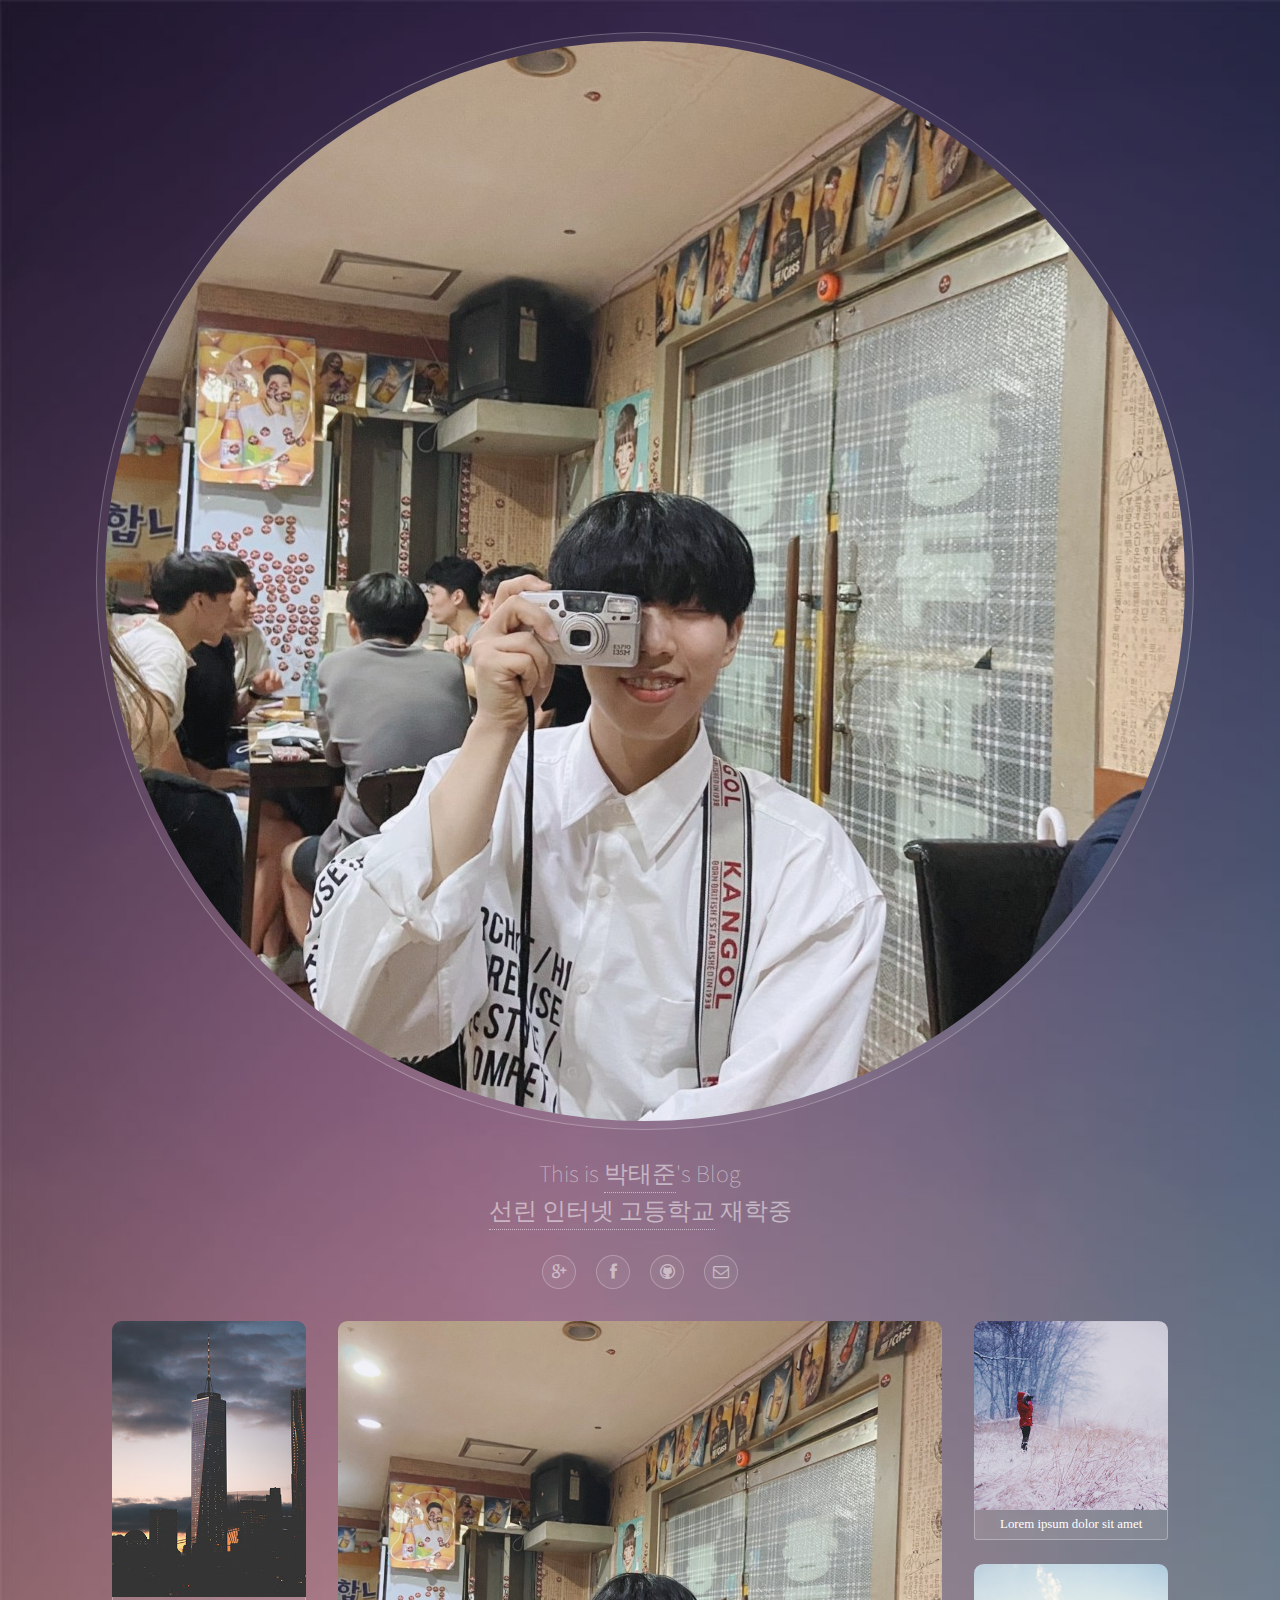
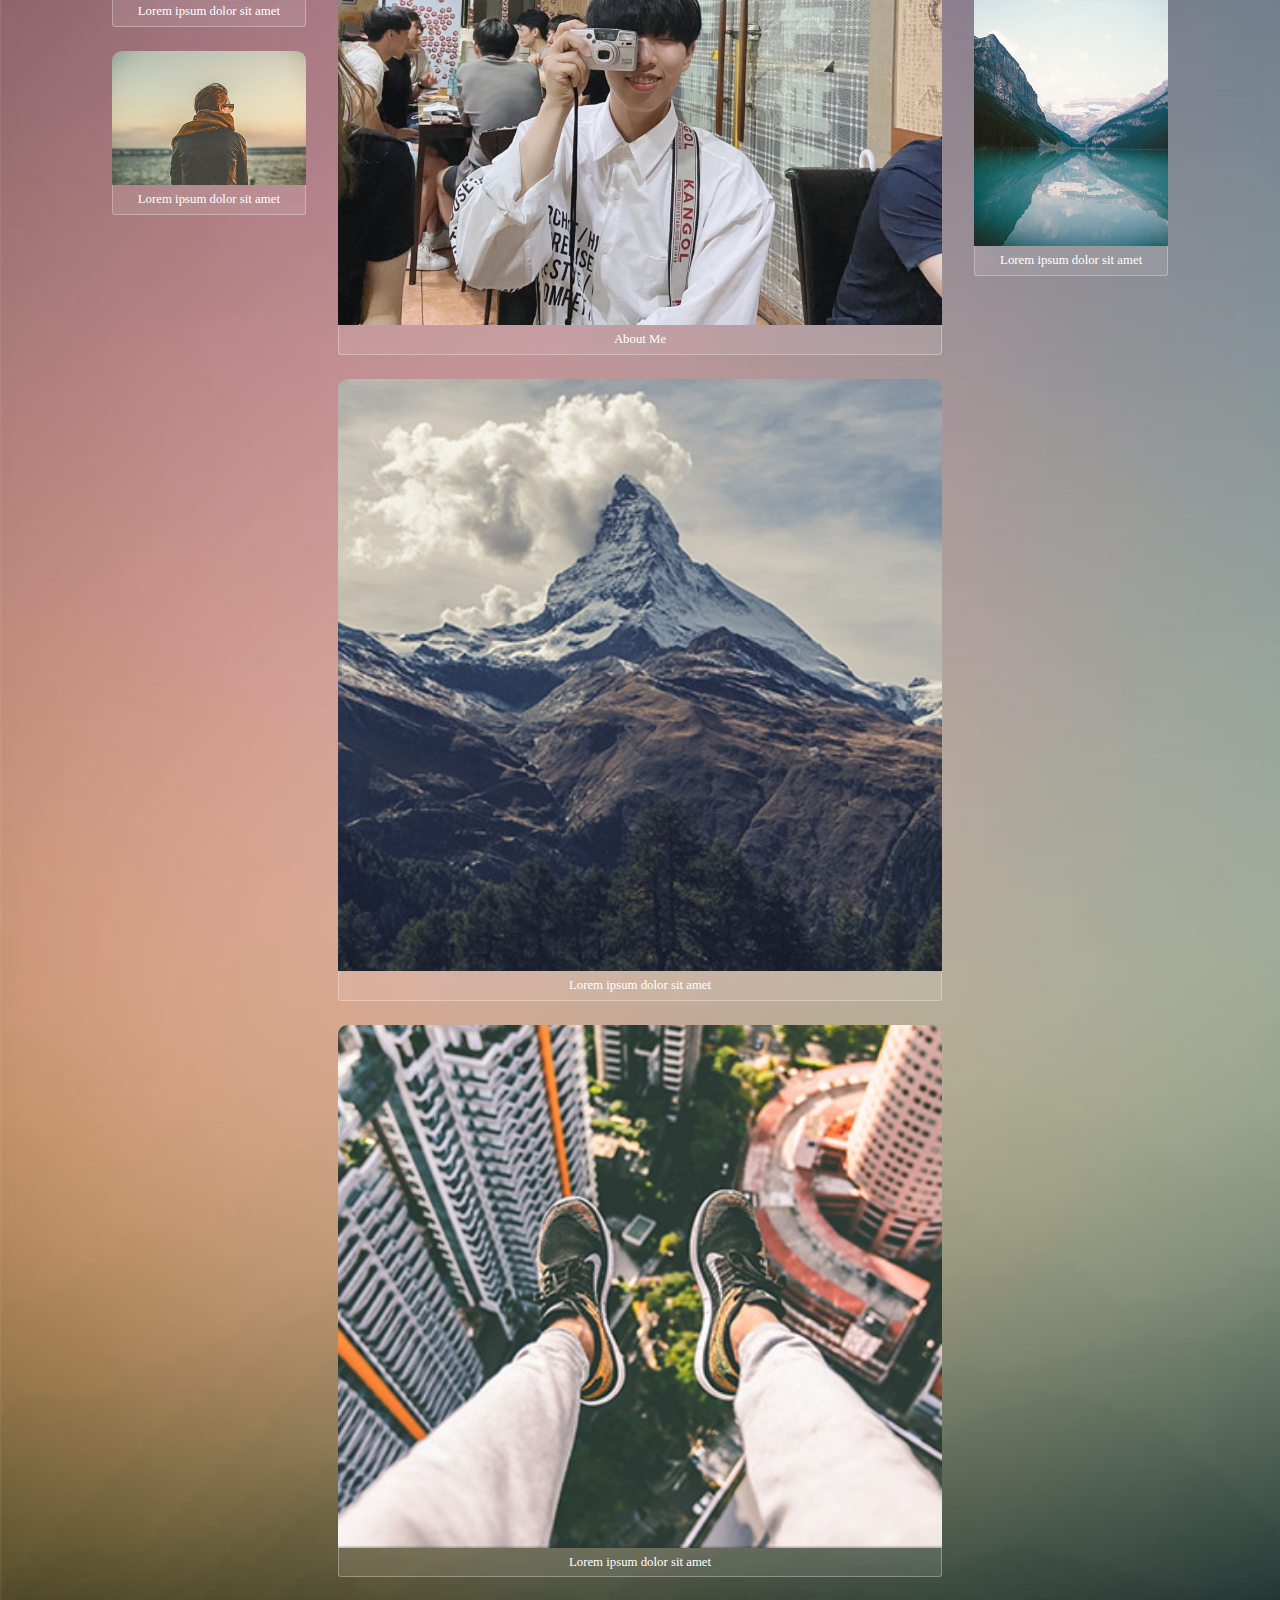
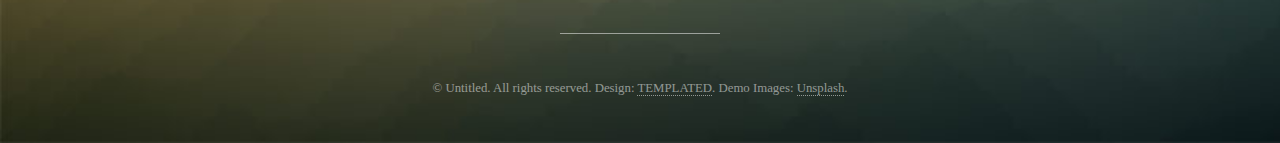
<file: index.html>
<!DOCTYPE HTML>
<!--
	Visualize by TEMPLATED
	templated.co @templatedco
	Released for free under the Creative Commons Attribution 3.0 license (templated.co/license)
-->
<html>
	<head>
		<title>PUZE8681</title>
		<meta charset="utf-8" />
		<meta name="viewport" content="width=device-width, initial-scale=1" />
		<link href="https://fonts.googleapis.com/css?family=Source+Sans+Pro:200i,300,300i,400,400i" rel="stylesheet"> <!-- 구글 웹 폰트 적용 -->
		<link rel="stylesheet" href="assets/css/main.css" />
		<link rel="stylesheet" href="assets/css/reset.css" />
		<link rel="stylesheet" href="fontello-a7856b98/css/fontello.css">
	</head>
	<body>

		<!-- Wrapper -->
			<div id="wrapper">

				<!-- Header -->
					<header id="header">
						<span class="avatar"><img src="images/avatar.jpeg" alt="" /></span>
						<h1>This is <a href = "about.html">박태준</a>'s Blog<br/>
						<a href="www.sunrint.hs.kr">선린 인터넷 고등학교</a> 재학중</h1>
						<ul class="icons">
							<li><a href="mailto:puze8681@gmail.com" class="icon-gplus"><span class="label">Google-Email</span></a></li>
							<li><a href="https://www.facebook.com/profile.php?id=100003666796738" target="_blank" class="icon-facebook"><span class="label">Facebook</span></a></li>
							<li><a href="https://github.com/puze8681" target="_blank" class="icon-github-circled-alt2"><span class="label">GitHub</span></a></li>
							<li><a href="mailto:rsef0601@naver.com" class="icon-mail"><span class="label">Naver-Email</span></a></li>
						</ul>
					</header>

				<!-- Main -->
					<section id="main">

						<!-- Thumbnails -->
							<section class="thumbnails">
								<div>
									<a href="images/fulls/01.jpg">
										<img src="images/thumbs/01.jpg" alt="" />
										<h3>Lorem ipsum dolor sit amet</h3>
									</a>
									<a href="images/fulls/02.jpg">
										<img src="images/thumbs/02.jpg" alt="" />
										<h3>Lorem ipsum dolor sit amet</h3>
									</a>
								</div>
								<div>
									<a href="about.html">
										<img src="images/thumbs/03.jpeg" alt="" />
										<h3>About Me</h3>
									</a>
									<a href="images/fulls/04.jpg">
										<img src="images/thumbs/04.jpg" alt="" />
										<h3>Lorem ipsum dolor sit amet</h3>
									</a>
									<a href="images/fulls/05.jpg">
										<img src="images/thumbs/05.jpg" alt="" />
										<h3>Lorem ipsum dolor sit amet</h3>
									</a>
								</div>
								<div>
									<a href="images/fulls/06.jpg">
										<img src="images/thumbs/06.jpg" alt="" />
										<h3>Lorem ipsum dolor sit amet</h3>
									</a>
									<a href="images/fulls/07.jpg">
										<img src="images/thumbs/07.jpg" alt="" />
										<h3>Lorem ipsum dolor sit amet</h3>
									</a>
								</div>
							</section>

					</section>

				<!-- Footer -->
					<footer id="footer">
						<p>&copy; Untitled. All rights reserved. Design: <a href="http://templated.co">TEMPLATED</a>. Demo Images: <a href="http://unsplash.com">Unsplash</a>.</p>
					</footer>

			</div>

		<!-- Scripts -->
			<script src="assets/js/jquery.min.js"></script>
			<script src="assets/js/jquery.poptrox.min.js"></script>
			<script src="assets/js/skel.min.js"></script>
			<script src="assets/js/main.js"></script>

	</body>
</html>
</file>
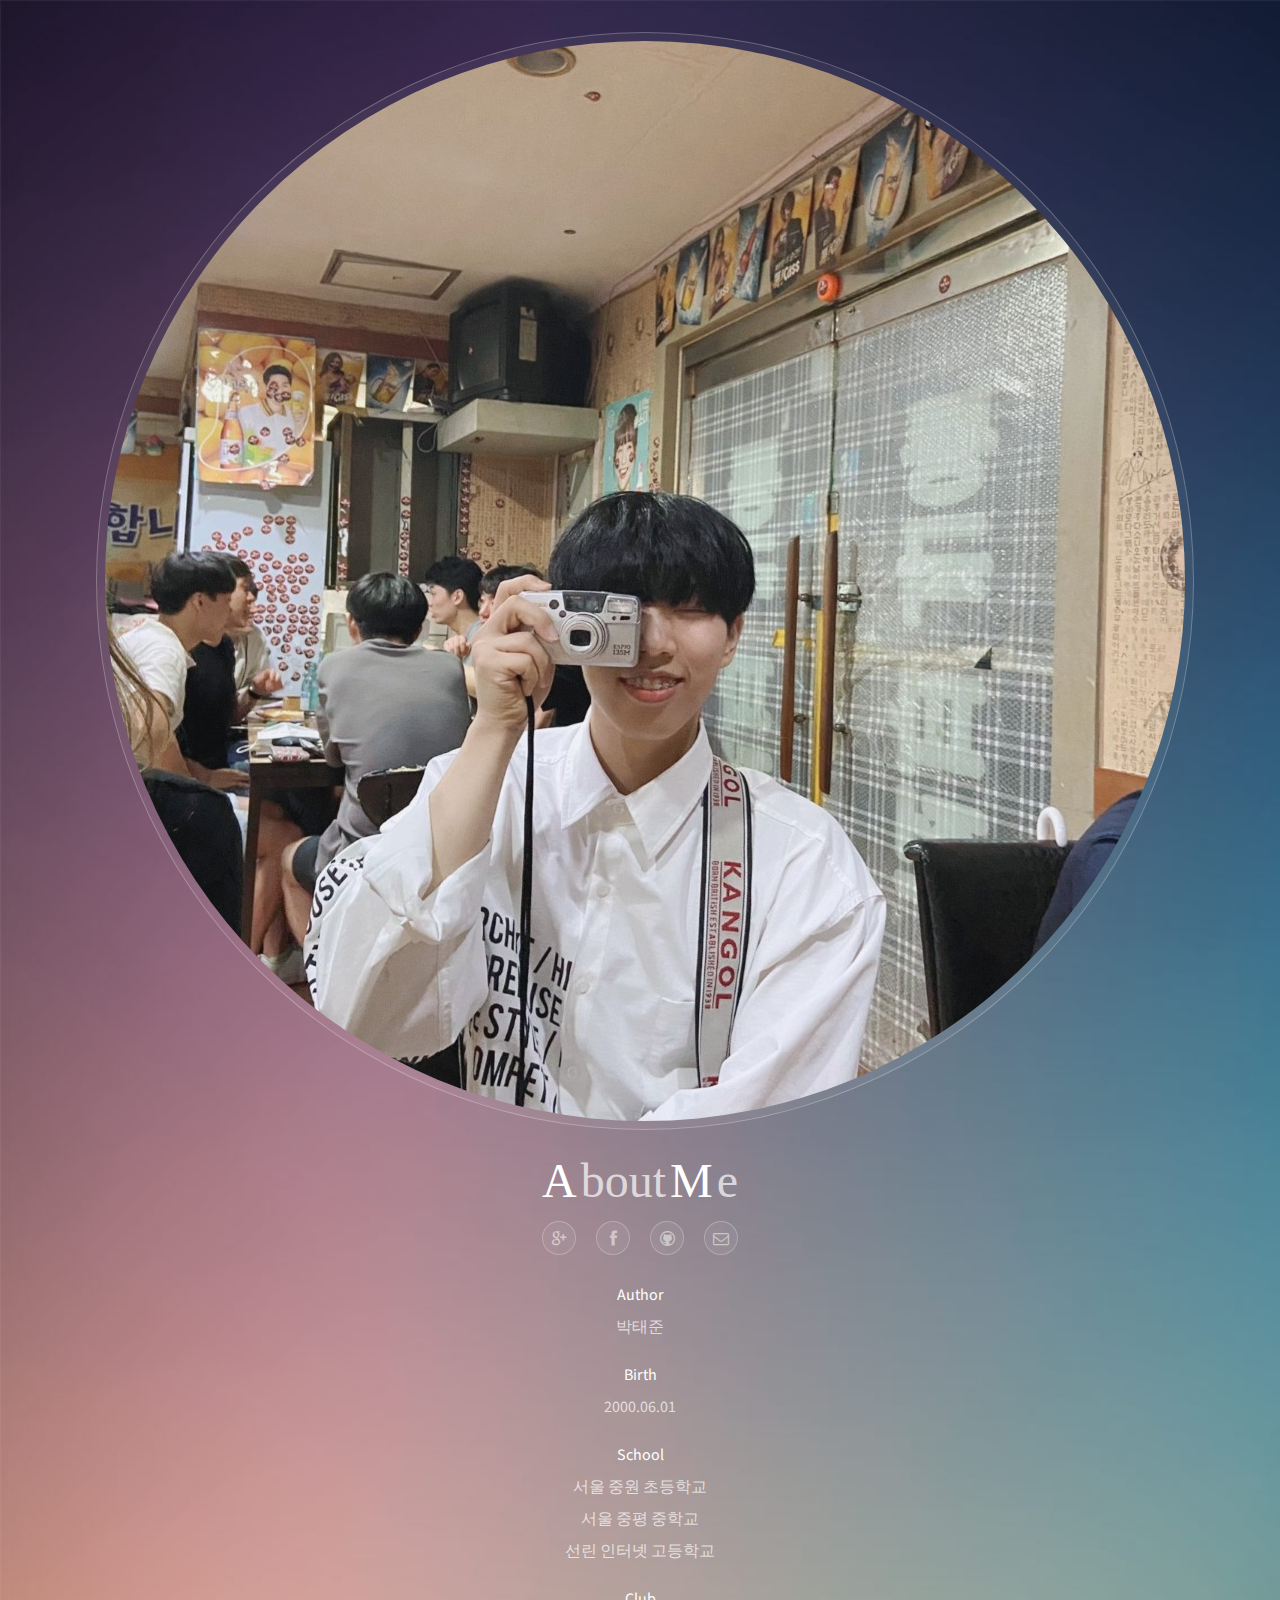
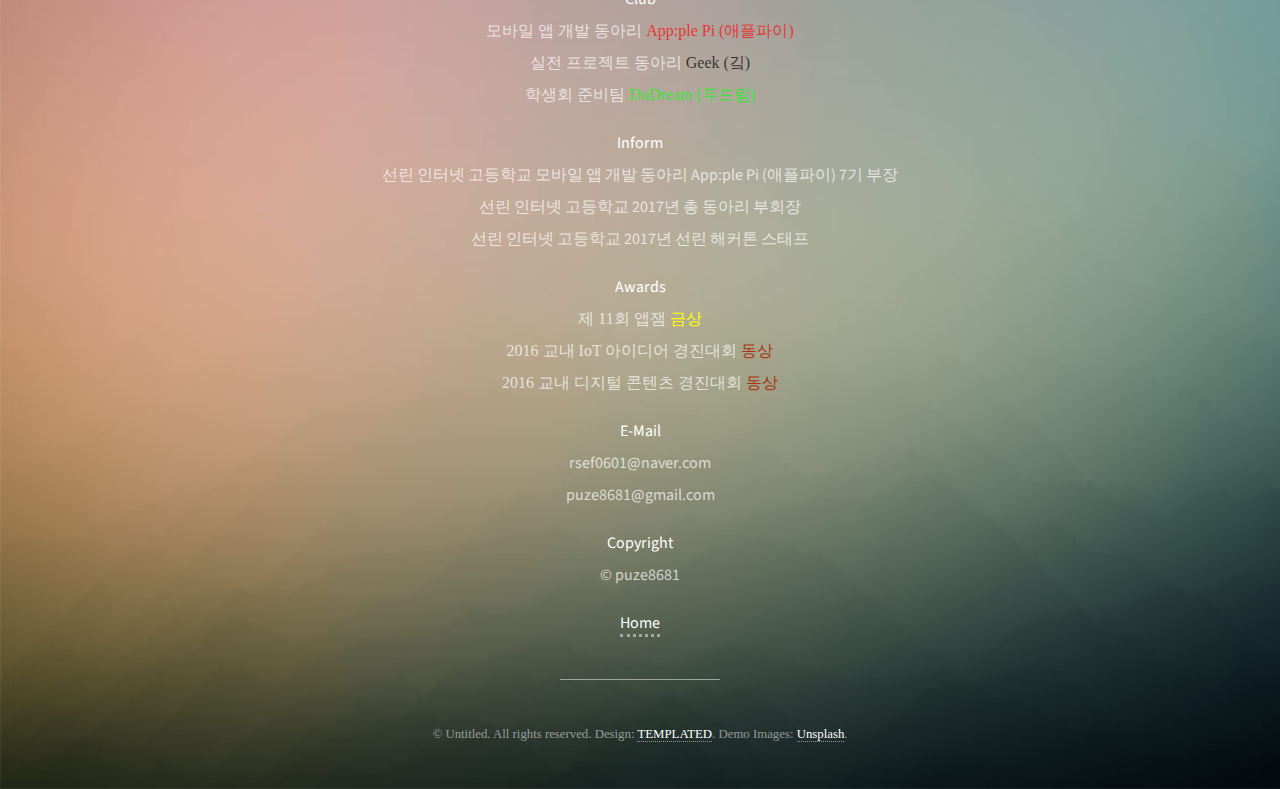
<file: about.html>
<!DOCTYPE HTML>
<!--
	Visualize by TEMPLATED
	templated.co @templatedco
	Released for free under the Creative Commons Attribution 3.0 license (templated.co/license)
-->
<html>

<head>
    <title>PUZE8681</title>
    <meta charset="utf-8" />
    <meta name="viewport" content="width=device-width, initial-scale=1" />
    <link href="https://fonts.googleapis.com/css?family=Source+Sans+Pro:200i,300,300i,400,400i" rel="stylesheet">
    <!-- 구글 웹 폰트 적용 -->
    <link rel="stylesheet" href="assets/css/about.css" />
    <link rel="stylesheet" href="assets/css/reset.css" />
    <link rel="stylesheet" href="fontello-a7856b98/css/fontello.css">
</head>

<body>

    <!-- Wrapper -->
    <div id="wrapper">

        <!-- Header -->
        <header id="header">
            <span class="avatar"><img src="images/avatar.jpeg" alt=""/></span><br/>
            <p style="display:inline" class="about1">A</p>
            <p style="display:inline" class="about2">bout</p>
            <p style="display:inline" class="about1">M</p>
            <p style="display:inline" class="about2">e</p><br/><br/>
            <ul class="icons">
                <li><a href="mailto:puze8681@gmail.com" class="icon-gplus"><span class="label">Google-Email</span></a></li>
                <li><a href="https://www.facebook.com/profile.php?id=100003666796738" target="_blank" class="icon-facebook"><span class="label">Facebook</span></a></li>
                <li><a href="https://github.com/puze8681" target="_blank" class="icon-github-circled-alt2"><span class="label">GitHub</span></a></li>
                <li><a href="mailto:rsef0601@naver.com" class="icon-mail"><span class="label">Naver-Email</span></a></li>
            </ul>
        </header>

        <!-- Main -->
        <section id="main">

            <!-- Thumbnails -->

            <h1 class="aboutTitle">Author</h1><br/>
            <h1 class="aboutBody">박태준</h1><br/><br/>

            <h1 class="aboutTitle">Birth</h1><br/>
            <h1 class="aboutBody">2000.06.01</h1><br/><br/>

            <h1 class="aboutTitle">School</h1><br/>
            <h1 class="aboutBody">서울 중원 초등학교</h1><br/>
            <h1 class="aboutBody">서울 중평 중학교</h1><br/>
            <h1 class="aboutBody">선린 인터넷 고등학교</h1><br/><br/>

            <h1 class="aboutTitle">Club</h1><br/>
            <span class="aboutBody" style="color: rgba(255, 255, 255, 0.7)">모바일 앱 개발 동아리 </span><span class="aboutBody" style="color: rgba(255, 0, 0, 0.7)">App:ple Pi (애플파이)</span><br/><br/>
            <span class="aboutBody" style="color: rgba(255, 255, 255, 0.7)">실전 프로젝트 동아리 </span><span class="aboutBody" style="color: rgba(0, 0, 0, 0.7)">Geek (깈)</span><br/><br/>
            <span class="aboutBody" style="color: rgba(255, 255, 255, 0.7)">학생회 준비팀 </span><span class="aboutBody" style="color: rgba(0, 255, 0, 0.7)">DoDream (두드림)</span><br/><br/><br/>

            <h1 class="aboutTitle">Inform</h1><br/>
            <h1 class="aboutBody">선린 인터넷 고등학교 모바일 앱 개발 동아리 App:ple Pi (애플파이) 7기 부장</h1><br/>
            <h1 class="aboutBody">선린 인터넷 고등학교 2017년 총 동아리 부회장</h1><br/>
            <h1 class="aboutBody">선린 인터넷 고등학교 2017년 선린 해커톤 스태프</h1><br/><br/>

            <h1 class="aboutTitle">Awards</h1><br/>
            <span class="aboutBody" style="color: rgba(255, 255, 255, 0.7)">제 11회 앱잼 </span><span class="aboutBody" style="color:#ffff00">금상</span><br/><br/>
            <span class="aboutBody" style="color: rgba(255, 255, 255, 0.7)">2016 교내 IoT 아이디어 경진대회 </span><span class="aboutBody" style="color:#aa3311">동상</span><br/><br/>
            <span class="aboutBody" style="color: rgba(255, 255, 255, 0.7)">2016 교내 디지털 콘텐츠 경진대회 </span><span class="aboutBody" style="color:#aa3311">동상</span><br/><br/><br/>

            <h1 class="aboutTitle">E-Mail</h1><br/>
            <h1 class="aboutBody">rsef0601@naver.com</h1><br/>
            <h1 class="aboutBody">puze8681@gmail.com</h1><br/><br/>

            <h1 class="aboutTitle">Copyright</h1><br/>
            <h1 class="aboutBody">© puze8681</h1><br/><br/>

            <h1 class="aboutTitle"><a href="index.html" class="abouta">Home</a></h1><br/>

        </section>

        <!-- Footer -->
        <footer id="footer">
            <p>&copy; Untitled. All rights reserved. Design: <a href="http://templated.co">TEMPLATED</a>. Demo Images: <a href="http://unsplash.com">Unsplash</a>.</p>
        </footer>

    </div>

    <!-- Scripts -->
    <script src="assets/js/jquery.min.js"></script>
    <script src="assets/js/jquery.poptrox.min.js"></script>
    <script src="assets/js/skel.min.js"></script>
    <script src="assets/js/main.js"></script>

</body>

</html>
</file>
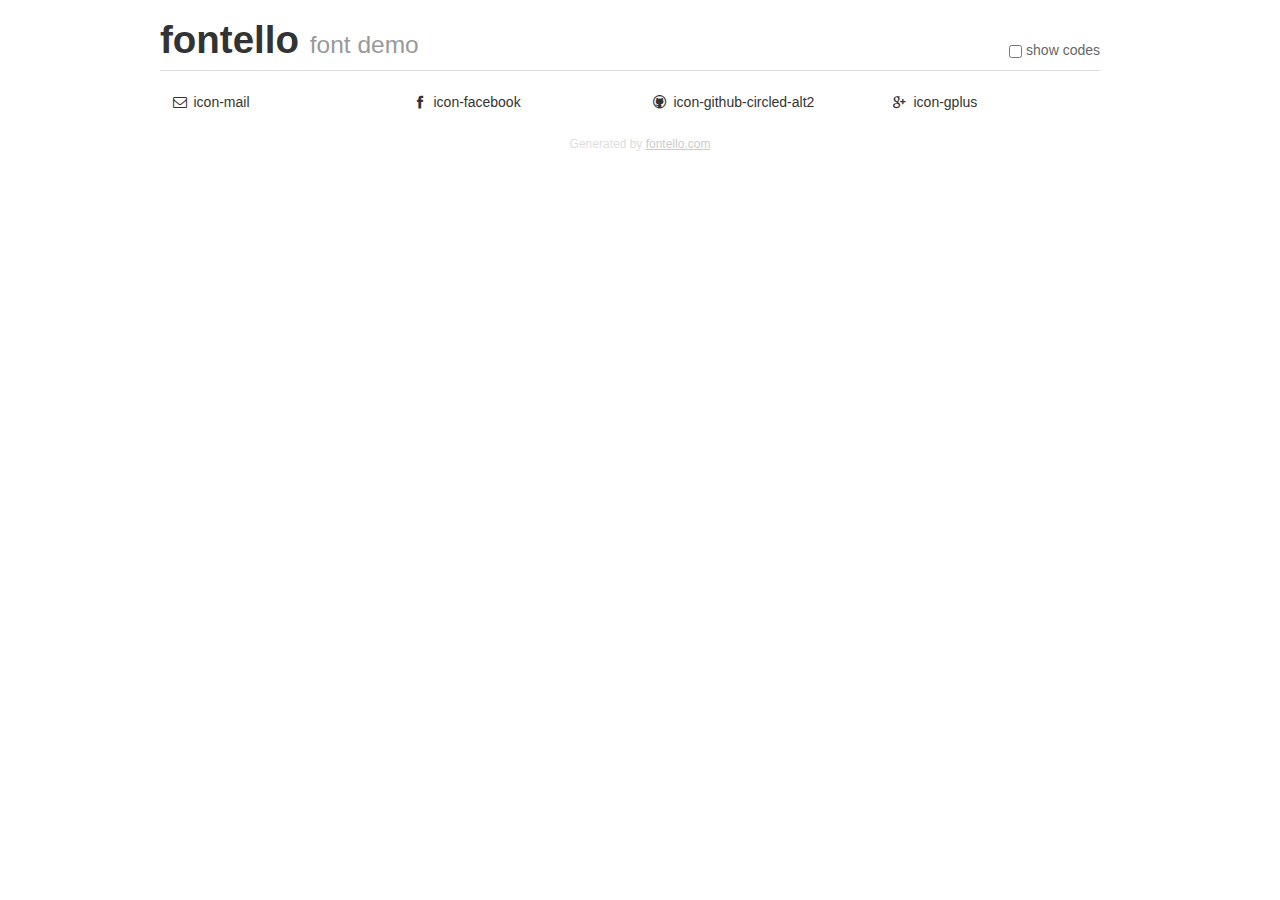
<file: fontello-a7856b98/demo.html>
<!DOCTYPE html>
<html>
  <head><!--[if lt IE 9]><script language="javascript" type="text/javascript" src="//html5shim.googlecode.com/svn/trunk/html5.js"></script><![endif]-->
    <meta charset="UTF-8"><style>/*
 * Bootstrap v2.2.1
 *
 * Copyright 2012 Twitter, Inc
 * Licensed under the Apache License v2.0
 * http://www.apache.org/licenses/LICENSE-2.0
 *
 * Designed and built with all the love in the world @twitter by @mdo and @fat.
 */
.clearfix {
  *zoom: 1;
}
.clearfix:before,
.clearfix:after {
  display: table;
  content: "";
  line-height: 0;
}
.clearfix:after {
  clear: both;
}
html {
  font-size: 100%;
  -webkit-text-size-adjust: 100%;
  -ms-text-size-adjust: 100%;
}
a:focus {
  outline: thin dotted #333;
  outline: 5px auto -webkit-focus-ring-color;
  outline-offset: -2px;
}
a:hover,
a:active {
  outline: 0;
}
button,
input,
select,
textarea {
  margin: 0;
  font-size: 100%;
  vertical-align: middle;
}
button,
input {
  *overflow: visible;
  line-height: normal;
}
button::-moz-focus-inner,
input::-moz-focus-inner {
  padding: 0;
  border: 0;
}
body {
  margin: 0;
  font-family: "Helvetica Neue", Helvetica, Arial, sans-serif;
  font-size: 14px;
  line-height: 20px;
  color: #333;
  background-color: #fff;
}
a {
  color: #08c;
  text-decoration: none;
}
a:hover {
  color: #005580;
  text-decoration: underline;
}
.row {
  margin-left: -20px;
  *zoom: 1;
}
.row:before,
.row:after {
  display: table;
  content: "";
  line-height: 0;
}
.row:after {
  clear: both;
}
[class*="span"] {
  float: left;
  min-height: 1px;
  margin-left: 20px;
}
.container,
.navbar-static-top .container,
.navbar-fixed-top .container,
.navbar-fixed-bottom .container {
  width: 940px;
}
.span12 {
  width: 940px;
}
.span11 {
  width: 860px;
}
.span10 {
  width: 780px;
}
.span9 {
  width: 700px;
}
.span8 {
  width: 620px;
}
.span7 {
  width: 540px;
}
.span6 {
  width: 460px;
}
.span5 {
  width: 380px;
}
.span4 {
  width: 300px;
}
.span3 {
  width: 220px;
}
.span2 {
  width: 140px;
}
.span1 {
  width: 60px;
}
[class*="span"].pull-right,
.row-fluid [class*="span"].pull-right {
  float: right;
}
.container {
  margin-right: auto;
  margin-left: auto;
  *zoom: 1;
}
.container:before,
.container:after {
  display: table;
  content: "";
  line-height: 0;
}
.container:after {
  clear: both;
}
p {
  margin: 0 0 10px;
}
.lead {
  margin-bottom: 20px;
  font-size: 21px;
  font-weight: 200;
  line-height: 30px;
}
small {
  font-size: 85%;
}
h1 {
  margin: 10px 0;
  font-family: inherit;
  font-weight: bold;
  line-height: 20px;
  color: inherit;
  text-rendering: optimizelegibility;
}
h1 small {
  font-weight: normal;
  line-height: 1;
  color: #999;
}
h1 {
  line-height: 40px;
}
h1 {
  font-size: 38.5px;
}
h1 small {
  font-size: 24.5px;
}
body {
  margin-top: 90px;
}
.header {
  position: fixed;
  top: 0;
  left: 50%;
  margin-left: -480px;
  background-color: #fff;
  border-bottom: 1px solid #ddd;
  padding-top: 10px;
  z-index: 10;
}
.footer {
  color: #ddd;
  font-size: 12px;
  text-align: center;
  margin-top: 20px;
}
.footer a {
  color: #ccc;
  text-decoration: underline;
}
.the-icons {
  font-size: 14px;
  line-height: 24px;
}
.switch {
  position: absolute;
  right: 0;
  bottom: 10px;
  color: #666;
}
.switch input {
  margin-right: 0.3em;
}
.codesOn .i-name {
  display: none;
}
.codesOn .i-code {
  display: inline;
}
.i-code {
  display: none;
}
@font-face {
      font-family: 'fontello';
      src: url('./font/fontello.eot?24292270');
      src: url('./font/fontello.eot?24292270#iefix') format('embedded-opentype'),
           url('./font/fontello.woff?24292270') format('woff'),
           url('./font/fontello.ttf?24292270') format('truetype'),
           url('./font/fontello.svg?24292270#fontello') format('svg');
      font-weight: normal;
      font-style: normal;
    }
     
     
    .demo-icon
    {
      font-family: "fontello";
      font-style: normal;
      font-weight: normal;
      speak: none;
     
      display: inline-block;
      text-decoration: inherit;
      width: 1em;
      margin-right: .2em;
      text-align: center;
      /* opacity: .8; */
     
      /* For safety - reset parent styles, that can break glyph codes*/
      font-variant: normal;
      text-transform: none;
     
      /* fix buttons height, for twitter bootstrap */
      line-height: 1em;
     
      /* Animation center compensation - margins should be symmetric */
      /* remove if not needed */
      margin-left: .2em;
     
      /* You can be more comfortable with increased icons size */
      /* font-size: 120%; */
     
      /* Font smoothing. That was taken from TWBS */
      -webkit-font-smoothing: antialiased;
      -moz-osx-font-smoothing: grayscale;
     
      /* Uncomment for 3D effect */
      /* text-shadow: 1px 1px 1px rgba(127, 127, 127, 0.3); */
    }
     </style>
    <link rel="stylesheet" href="css/animation.css"><!--[if IE 7]><link rel="stylesheet" href="css/fontello-ie7.css"><![endif]-->
    <script>
      function toggleCodes(on) {
        var obj = document.getElementById('icons');
      
        if (on) {
          obj.className += ' codesOn';
        } else {
          obj.className = obj.className.replace(' codesOn', '');
        }
      }
      
    </script>
  </head>
  <body>
    <div class="container header">
      <h1>
        fontello
         <small>font demo</small>
      </h1>
      <label class="switch">
        <input type="checkbox" onclick="toggleCodes(this.checked)">show codes
      </label>
    </div>
    <div id="icons" class="container">
      <div class="row">
        <div title="Code: 0xe800" class="the-icons span3"><i class="demo-icon icon-mail">&#xe800;</i> <span class="i-name">icon-mail</span><span class="i-code">0xe800</span></div>
        <div title="Code: 0xf052" class="the-icons span3"><i class="demo-icon icon-facebook">&#xf052;</i> <span class="i-name">icon-facebook</span><span class="i-code">0xf052</span></div>
        <div title="Code: 0xf056" class="the-icons span3"><i class="demo-icon icon-github-circled-alt2">&#xf056;</i> <span class="i-name">icon-github-circled-alt2</span><span class="i-code">0xf056</span></div>
        <div title="Code: 0xf30f" class="the-icons span3"><i class="demo-icon icon-gplus">&#xf30f;</i> <span class="i-name">icon-gplus</span><span class="i-code">0xf30f</span></div>
      </div>
    </div>
    <div class="container footer">Generated by <a href="http://fontello.com">fontello.com</a></div>
  </body>
</html>
</file>
<file: assets/css/main.css>
/*
id 값은 #
class 값은 *
*/

/* 전체를 감쌈 */
#wrapper{
  /*border:5px solid red;*/
}
#wrapper>*{
  /*border:5px solid green;*/
} /* 직계 자손 전체에 대해서 <- 주요한 요소들을 확인하려고 */
#wrapper>*>*{
  /*border:5px solid blue;*/
} /* 직직계 자손 전체에 대해서 <- 주요한 요소들을 확인하려고 */
body{
  background-image: url(../../images/bg.jpg);
  background-size:cover; /* 이미지가 화면 전체를 커버 */
}

#wrapper{
  max-width: 68rem;
  margin: 0 auto;
}

#header{
  text-align: center; /* 가운데 정렬 */
  padding-top: 2rem;
  padding-bottom: 2rem;
}

#header .avatar {
  border-radius: 100%;
  display: inline-block; /* inline 과 block 의 방식을 섞음 */
  padding: 0.5rem; /* 1rem = 16px */
  background-color: rgba(255, 255, 255, 0.05); /* 이미지와 테두리 사이의 흐릿한 효과 */
  border: 1px solid rgba(255, 255, 255, 0.25); /* 보더 특성 */
  margin-bottom: 1.5rem;
}

#header .avatar img{
  border-radius: 100%;
  display: block;
}

#header h1{
  font-size: 1.5rem;
  color: rgba(255, 255, 255, 0.5);
  font-weight: 200; /* 폰트 두꼐 */
  font-family: 'Source Sans Pro', sans-serif; /* 구글에서 하라는대로 적용 */
  margin-bottom: 1.5rem;
  line-height: 2.3rem;
}

#header h1 strong{
  color: white;
  font-weight: 200; /* 폰트 두꼐 */
}

#header h1 a{
  color: rgba(255, 255, 255, 0.5);
  text-decoration: none; /* a 태그의 밑줄 장식 없애고 */
  border-bottom: 1px dotted rgba(255, 255, 255, 0.5); /*테두리를 아래만 만들어서 커스터마이징한 밑줄을 생성 */
}

#header ul.icons li:hover{
  border:1px solid rgba(255, 255, 255, 0.25);
  background-color: rgba(255, 255, 255, 0.2);
}
/* ul 과 .icons 는 붙여야함 */
#header ul.icons li{
  display: inline-block; /* 기본적으로 li 태그는 수직으로 나열하지만 inline-block 을 쓰면 수평으로 나열 */
  border-radius: 100%;
  border: 1px solid rgba(255, 255, 255, 0.25);
  background-color: rgba(255, 255, 255, 0.05);
  width: 2rem;
  height: 2rem;
  display: inline-flex; /* flex = 전체 화면을 사용하는 특성, inlinde-flex = 같은 줄에서 해당 */
  justify-content: center; /* x 축 정렬 */
  align-items: center; /* y 축 정렬 */
  margin-right: 0.5rem;
  margin-left: 0.5rem;
}

#header ul.icons li a{
  color: rgba(255, 255, 255, 0.5);
  text-decoration: none;
}

#header ul.icons li .label{
  display: none; /*아이콘만 띄우고 글자부분을 안보이게 함 */
}

#main .thumbnails{
  display: flex; /* 같은 div 들이 같은 행에 위치하게됌 */
}

#main .thumbnails>div{
  flex-grow: 1; /* 화면의 크기에 따라 div 의 크기가 균등하게 커짐 */
  margin-right: 1rem;
  margin-left: 1rem;
}

#main .thumbnails img{
  border-top-left-radius: 0.6rem;
  border-top-right-radius: 0.6rem;
  width: 100%;
  display: block; /* img 와 a 태그를 블럭 레벨로 지정해줘서 사이의 벌어지는 간격을 없앰 */
}

#main .thumbnails h3{
  border-left:1px solid rgba(255, 255, 255, 0.3);
  border-right:1px solid rgba(255, 255, 255, 0.3);
  border-bottom:1px solid rgba(255, 255, 255, 0.3);
  border-bottom-left-radius: 0.2rem;
  border-bottom-right-radius: 0.2rem;
  padding: 0.5rem;
  text-align: center;
  background-color: rgba(255, 255, 255, 0.1);
  color: white;
  font-size: 0.8rem;
  font-weight: 200;
}

#main .thumbnails a{
  margin-bottom: 1.5rem;
  display: block; /* 블럭 레벨로 지정해줘서 마진 값이 들어가게끔 함 */
}

#footer{
  text-align: center;
  color: rgba(255, 255, 255, 0.5);
  font-weight: 200;
  padding-bottom: 3rem;
  font-size: 0.8rem;
}

#footer a{
  color: rgba(255, 255, 255, 0.5);
  text-decoration: none;
  border-bottom: 1px dotted rgba(255, 255, 255, 0.5);
}

/* before 라는 sudo 클래스 */
#footer:before{
  content: '';
  display: block;
  margin: 2rem auto; /* margin 을 두 가지를 사용하면 첫번째는 위, 아래 margin 이거 두번째는 양 옆 margin 아다. auto 는 양 옆 마진을 자동으로 줌 */
  width: 10rem;
  border-top: 1px solid rgba(255, 255, 255, 0.5);
  margin-bottom: 3rem;
}

@media(max-width:480px){
  #main .thumbnails{
    display: block;
  }
}
</file>
<file: fontello-a7856b98/css/fontello.css>
@font-face {
  font-family: 'fontello';
  src: url('../font/fontello.eot?39772969');
  src: url('../font/fontello.eot?39772969#iefix') format('embedded-opentype'),
       url('../font/fontello.woff2?39772969') format('woff2'),
       url('../font/fontello.woff?39772969') format('woff'),
       url('../font/fontello.ttf?39772969') format('truetype'),
       url('../font/fontello.svg?39772969#fontello') format('svg');
  font-weight: normal;
  font-style: normal;
}
/* Chrome hack: SVG is rendered more smooth in Windozze. 100% magic, uncomment if you need it. */
/* Note, that will break hinting! In other OS-es font will be not as sharp as it could be */
/*
@media screen and (-webkit-min-device-pixel-ratio:0) {
  @font-face {
    font-family: 'fontello';
    src: url('../font/fontello.svg?39772969#fontello') format('svg');
  }
}
*/
 
 [class^="icon-"]:before, [class*=" icon-"]:before {
  font-family: "fontello";
  font-style: normal;
  font-weight: normal;
  speak: none;
 
  display: inline-block;
  text-decoration: inherit;
  width: 1em;
  margin-right: .2em;
  text-align: center;
  /* opacity: .8; */
 
  /* For safety - reset parent styles, that can break glyph codes*/
  font-variant: normal;
  text-transform: none;
 
  /* fix buttons height, for twitter bootstrap */
  line-height: 1em;
 
  /* Animation center compensation - margins should be symmetric */
  /* remove if not needed */
  margin-left: .2em;
 
  /* you can be more comfortable with increased icons size */
  /* font-size: 120%; */
 
  /* Font smoothing. That was taken from TWBS */
  -webkit-font-smoothing: antialiased;
  -moz-osx-font-smoothing: grayscale;
 
  /* Uncomment for 3D effect */
  /* text-shadow: 1px 1px 1px rgba(127, 127, 127, 0.3); */
}
 
.icon-mail:before { content: '\e800'; } /* '' */
.icon-facebook:before { content: '\f052'; } /* '' */
.icon-github-circled-alt2:before { content: '\f056'; } /* '' */
.icon-gplus:before { content: '\f30f'; } /* '' */
</file>
<file: assets/css/about.css>
/*
id 값은 #
class 값은 *
*/

/* 전체를 감쌈 */
#wrapper{
  /*border:5px solid red;*/
}
#wrapper>*{
  /*border:5px solid green;*/
} /* 직계 자손 전체에 대해서 <- 주요한 요소들을 확인하려고 */
#wrapper>*>*{
  /*border:5px solid blue;*/
} /* 직직계 자손 전체에 대해서 <- 주요한 요소들을 확인하려고 */
body{
  background-image: url(../../images/bg.jpg);
  background-size:cover; /* 이미지가 화면 전체를 커버 */
}

#wrapper{
  max-width: 68rem;
  margin: 0 auto;
}

#header{
  text-align: center; /* 가운데 정렬 */
  padding-top: 2rem;
  padding-bottom: 2rem;
}

#header .avatar {
  border-radius: 100%;
  display: inline-block; /* inline 과 block 의 방식을 섞음 */
  padding: 0.5rem; /* 1rem = 16px */
  background-color: rgba(255, 255, 255, 0.05); /* 이미지와 테두리 사이의 흐릿한 효과 */
  border: 1px solid rgba(255, 255, 255, 0.25); /* 보더 특성 */
  margin-bottom: 1.5rem;
}

#header .avatar img{
  border-radius: 100%;
  display: block;
}

#header h1{
  font-size: 1.5rem;
  color: rgba(255, 255, 255, 0.5);
  font-weight: 200; /* 폰트 두꼐 */
  font-family: 'Source Sans Pro', sans-serif; /* 구글에서 하라는대로 적용 */
  margin-bottom: 1.5rem;
  line-height: 2.3rem;
}

#header h1 strong{
  color: white;
  font-weight: 200; /* 폰트 두꼐 */
}

#header h1 a{
  color: rgba(255, 255, 255, 0.5);
  text-decoration: none; /* a 태그의 밑줄 장식 없애고 */
  /*border-bottom: 1px dotted rgba(255, 255, 255, 0.5); 테두리를 아래만 만들어서 커스터마이징한 밑줄을 생성 */
  color: white;
  font-weight: 200; /* 폰트 두꼐 */
}

#header ul.icons li:hover{
  border:1px solid rgba(255, 255, 255, 0.25);
  background-color: rgba(255, 255, 255, 0.2);
}
/* ul 과 .icons 는 붙여야함 */
#header ul.icons li{
  display: inline-block; /* 기본적으로 li 태그는 수직으로 나열하지만 inline-block 을 쓰면 수평으로 나열 */
  border-radius: 100%;
  border: 1px solid rgba(255, 255, 255, 0.25);
  background-color: rgba(255, 255, 255, 0.05);
  width: 2rem;
  height: 2rem;
  display: inline-flex; /* flex = 전체 화면을 사용하는 특성, inlinde-flex = 같은 줄에서 해당 */
  justify-content: center; /* x 축 정렬 */
  align-items: center; /* y 축 정렬 */
  margin-right: 0.5rem;
  margin-left: 0.5rem;
}

#header ul.icons li a{
  color: rgba(255, 255, 255, 0.5);
  text-decoration: none;
}

#header ul.icons li .label{
  display: none; /*아이콘만 띄우고 글자부분을 안보이게 함 */
}

#main{
  text-align: center;
}

#main h1{
  color: rgba(255, 255, 255, 0.7);
  font-family: 'Source Sans Pro', sans-serif; /* 구글에서 하라는대로 적용 */
}

#header .about1{
  text-align: center;
  color: white;
  font-size: 3rem;
}
#header .about2{
  text-align: center;
  color: rgba(255, 255, 255, 0.7);
  font-size: 3rem;
}

#main .aboutTitle{
  text-align: center;
  color: white;
}

#main .aboutBody{
  text-align: center;
  color: rgba(255, 255, 255, 0.7);
}

#main .abouta{
  color: white;
  text-align: center;
  text-decoration: none;
  border-bottom: 3px dotted rgba(200, 200, 200, 0.7);
}

#footer{
  text-align: center;
  color: rgba(255, 255, 255, 0.5);
  font-weight: 200;
  padding-bottom: 3rem;
  font-size: 0.8rem;
}

#footer a{
  color: white;
  text-decoration: none;
  border-bottom: 1px dotted rgba(255, 255, 255, 0.5);
}

/* before 라는 sudo 클래스 */
#footer:before{
  content: '';
  display: block;
  margin: 2rem auto; /* margin 을 두 가지를 사용하면 첫번째는 위, 아래 margin 이거 두번째는 양 옆 margin 아다. auto 는 양 옆 마진을 자동으로 줌 */
  width: 10rem;
  border-top: 1px solid rgba(255, 255, 255, 0.5);
  margin-bottom: 3rem;
}
</file>
<file: fontello-a7856b98/css/fontello-ie7.css>
[class^="icon-"], [class*=" icon-"] {
  font-family: 'fontello';
  font-style: normal;
  font-weight: normal;
 
  /* fix buttons height */
  line-height: 1em;
 
  /* you can be more comfortable with increased icons size */
  /* font-size: 120%; */
}
 
.icon-mail { *zoom: expression( this.runtimeStyle['zoom'] = '1', this.innerHTML = '&#xe800;&nbsp;'); }
.icon-facebook { *zoom: expression( this.runtimeStyle['zoom'] = '1', this.innerHTML = '&#xf052;&nbsp;'); }
.icon-github-circled-alt2 { *zoom: expression( this.runtimeStyle['zoom'] = '1', this.innerHTML = '&#xf056;&nbsp;'); }
.icon-gplus { *zoom: expression( this.runtimeStyle['zoom'] = '1', this.innerHTML = '&#xf30f;&nbsp;'); }
</file>
<file: fontello-a7856b98/css/animation.css>
/*
   Animation example, for spinners
*/
.animate-spin {
  -moz-animation: spin 2s infinite linear;
  -o-animation: spin 2s infinite linear;
  -webkit-animation: spin 2s infinite linear;
  animation: spin 2s infinite linear;
  display: inline-block;
}
@-moz-keyframes spin {
  0% {
    -moz-transform: rotate(0deg);
    -o-transform: rotate(0deg);
    -webkit-transform: rotate(0deg);
    transform: rotate(0deg);
  }

  100% {
    -moz-transform: rotate(359deg);
    -o-transform: rotate(359deg);
    -webkit-transform: rotate(359deg);
    transform: rotate(359deg);
  }
}
@-webkit-keyframes spin {
  0% {
    -moz-transform: rotate(0deg);
    -o-transform: rotate(0deg);
    -webkit-transform: rotate(0deg);
    transform: rotate(0deg);
  }

  100% {
    -moz-transform: rotate(359deg);
    -o-transform: rotate(359deg);
    -webkit-transform: rotate(359deg);
    transform: rotate(359deg);
  }
}
@-o-keyframes spin {
  0% {
    -moz-transform: rotate(0deg);
    -o-transform: rotate(0deg);
    -webkit-transform: rotate(0deg);
    transform: rotate(0deg);
  }

  100% {
    -moz-transform: rotate(359deg);
    -o-transform: rotate(359deg);
    -webkit-transform: rotate(359deg);
    transform: rotate(359deg);
  }
}
@-ms-keyframes spin {
  0% {
    -moz-transform: rotate(0deg);
    -o-transform: rotate(0deg);
    -webkit-transform: rotate(0deg);
    transform: rotate(0deg);
  }

  100% {
    -moz-transform: rotate(359deg);
    -o-transform: rotate(359deg);
    -webkit-transform: rotate(359deg);
    transform: rotate(359deg);
  }
}
@keyframes spin {
  0% {
    -moz-transform: rotate(0deg);
    -o-transform: rotate(0deg);
    -webkit-transform: rotate(0deg);
    transform: rotate(0deg);
  }

  100% {
    -moz-transform: rotate(359deg);
    -o-transform: rotate(359deg);
    -webkit-transform: rotate(359deg);
    transform: rotate(359deg);
  }
}
</file>
